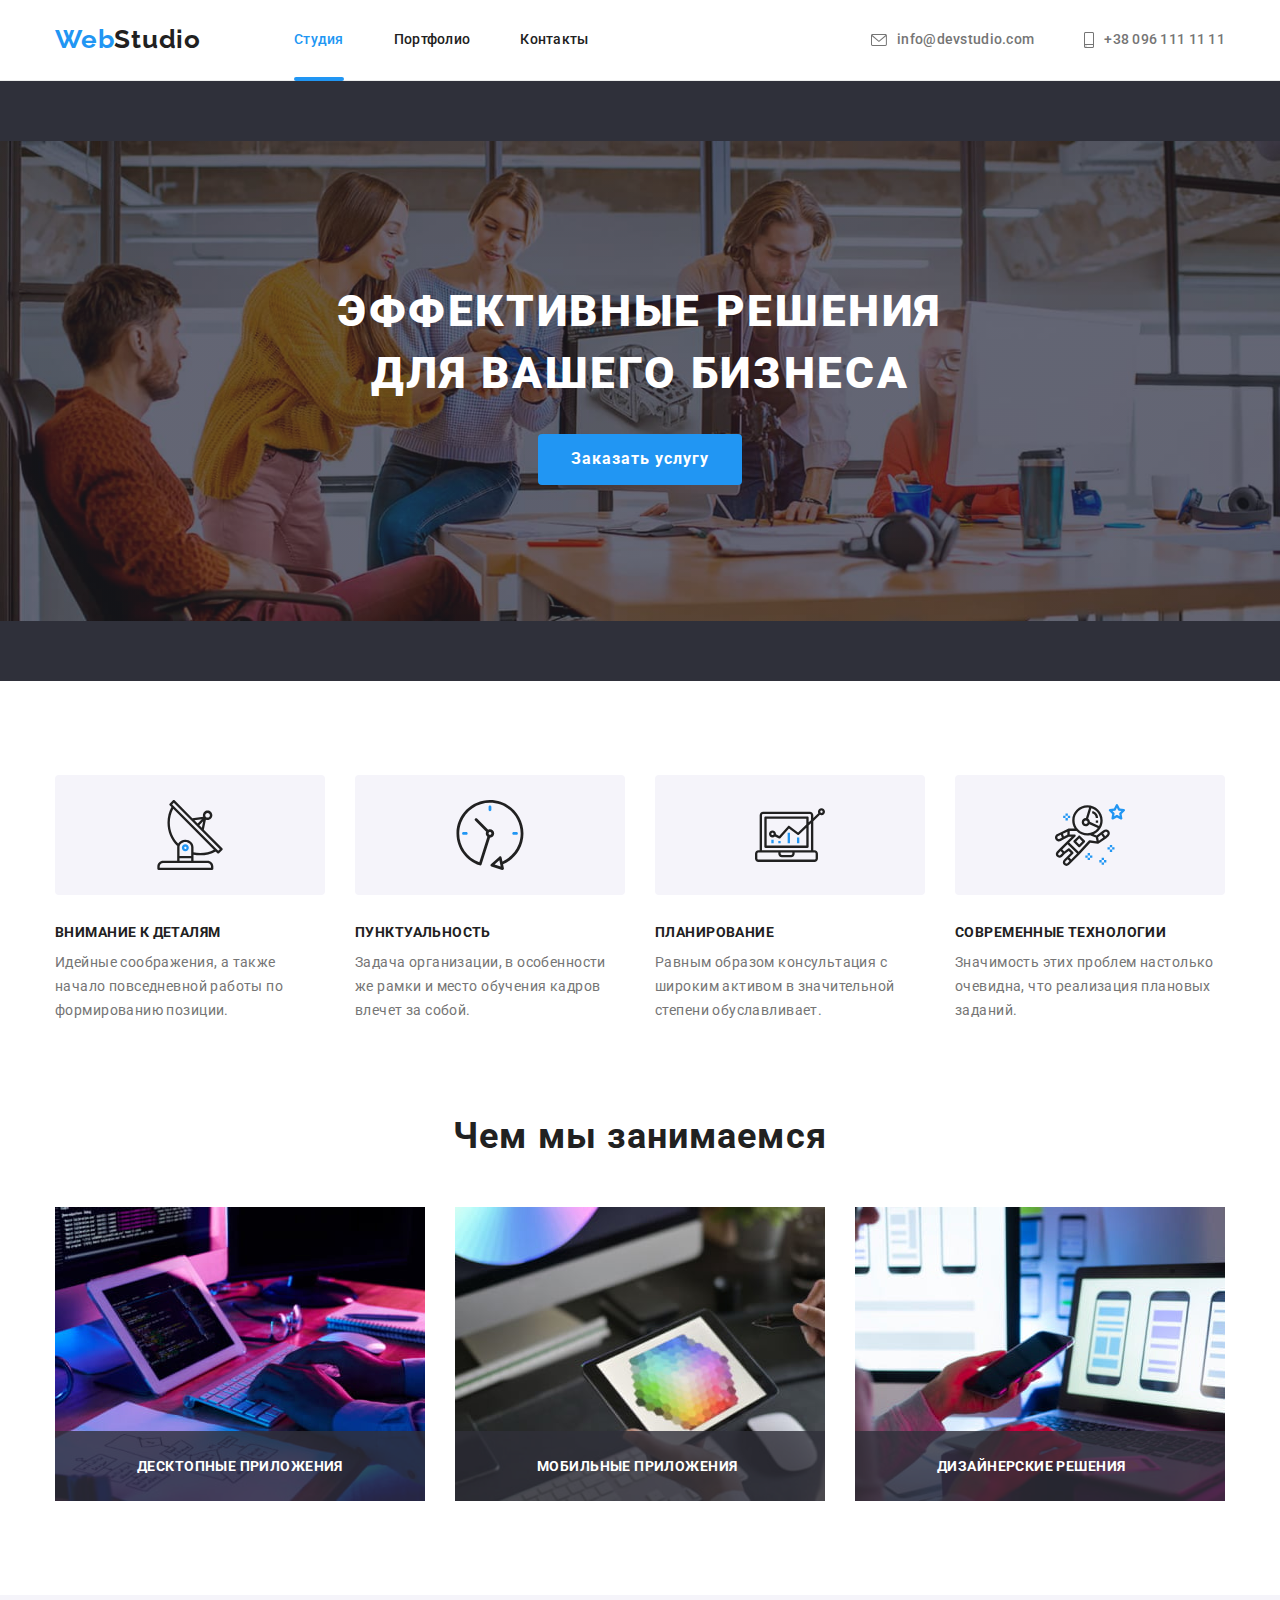
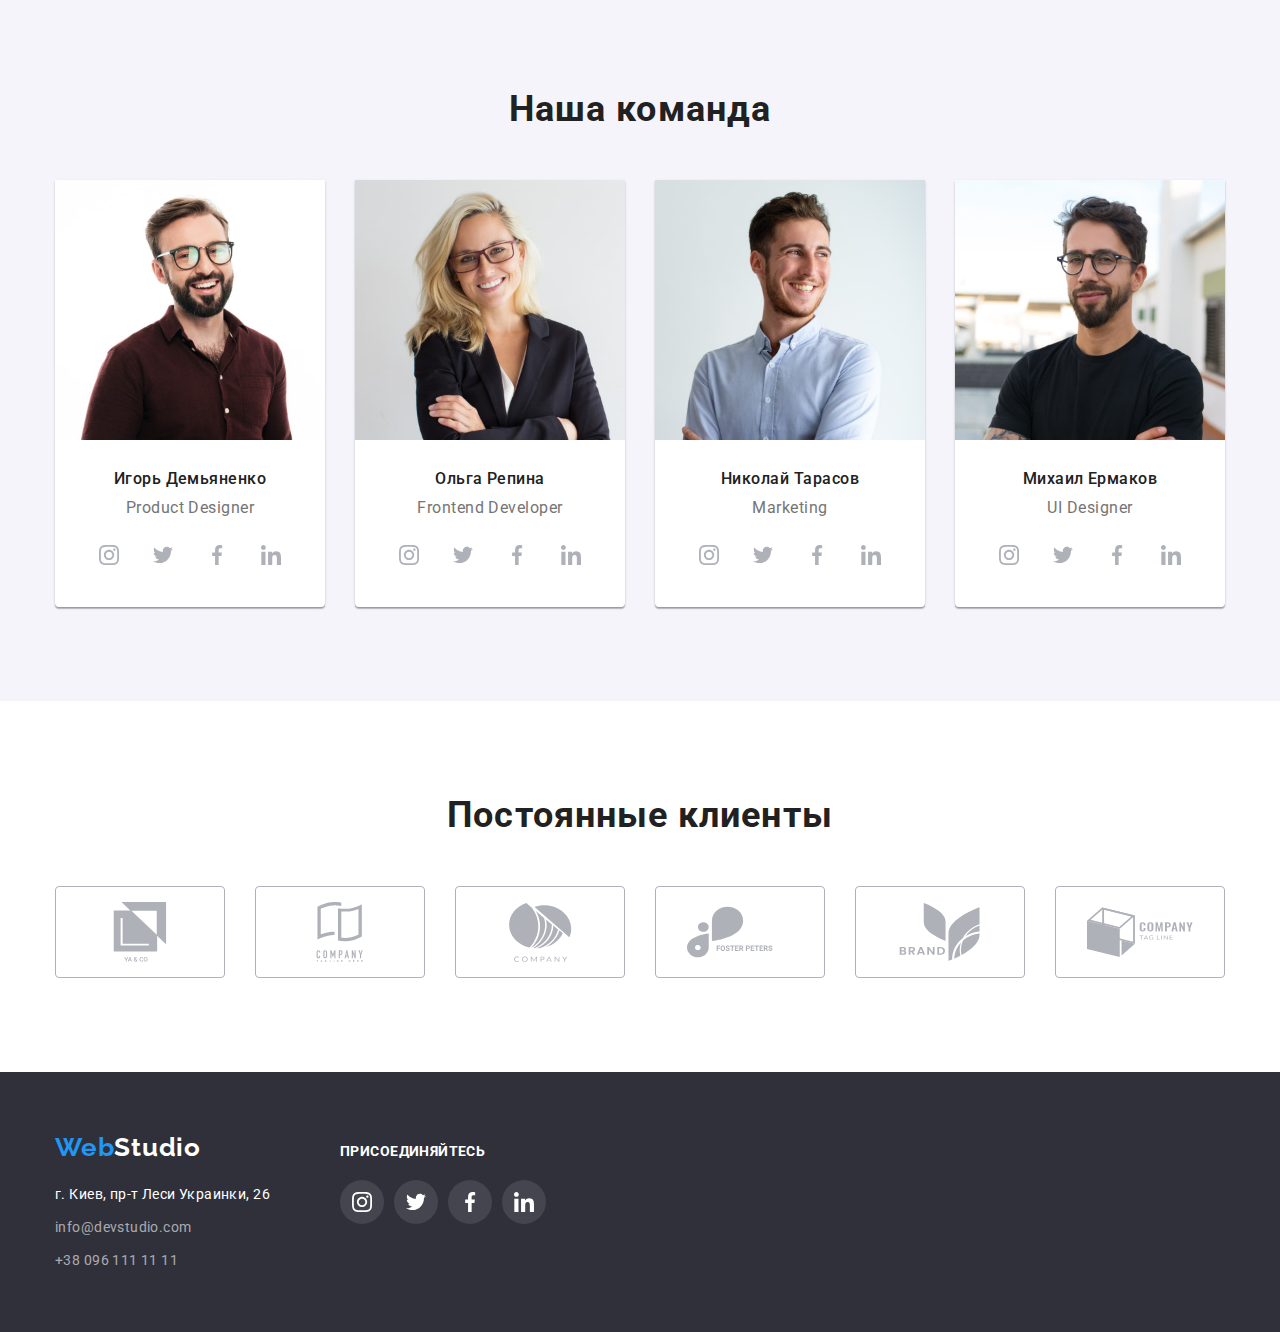
<file: index.html>
<!DOCTYPE html>
<html lang="ru">
<head>
    <meta charset="UTF-8">
    <meta http-equiv="X-UA-Compatible" content="IE=edge">
    <meta name="viewport" content="width=device-width, initial-scale=1.0">
    <title>Web Studio</title>
    <link rel="preconnect" href="https://fonts.googleapis.com">
    <link rel="preconnect" href="https://fonts.gstatic.com" crossorigin>
    <link href="https://fonts.googleapis.com/css2?family=Raleway:wght@700&family=Roboto:wght@400;500;700;900&display=swap"
        rel="stylesheet">
        <link rel="stylesheet" href="https://cdnjs.cloudflare.com/ajax/libs/modern-normalize/1.1.0/modern-normalize.min.css">
    <link rel="stylesheet" href="./css/style.css" />
</head>
<body>
    <header class="line-header">
        <div class="container">
            <!-- Заголовок Хедера -->
            <div class="header">
                <a href="./index.html" class="logo-second link"><span class="logo">Web</span>Studio</a>
            <!-- Навигация -->
                <nav class="nav">
                    <ul class="nav-list list"> 
                        <li class="list-link"><a href="./index.html" class="nav-link link current">Студия</a></li>
                        <li class="list-link"><a href="./portfolio.html" class="nav-link link">Портфолио</a></li>
                        <li class="list-link"><a href="" class="nav-link link">Контакты</a></li>
                    </ul>
                </nav>
            <!-- Контакты -->
                <ul class="nav-contact list">
                    <li>
                        <a href="mailto:info@devstudio.com" class="contact-link link">
                            <div class="contact-icon-block">
                                <svg class="mail-icon" width="16px" height="12px">
                                    <use href="./images/symbol-defs.svg#icon-envelope"></use>
                                </svg>
                                info@devstudio.com
                            </div>
                        </a>
                    </li>
                    <li>
                        <a href="tel:+380961111111" class="contact-link link">
                            <div class="contact-icon-block">
                                <svg class="phone-icon" width="10px" height="16px">
                                    <use href="./images/symbol-defs.svg#icon-smartphone"></use>
                                </svg>
                                +38 096 111 11 11
                            </div>
                        </a>
                    </li>
                </ul>
            </div>
        </div>
    </header>
    <main>
        <!-- Фон на Hero -->
        
        <!-- Hero -->
        <section class="hero">
            <div class="container">
                <h1 class="hero-captoin">Эффективные решения<br> для вашего бизнеса</h1>
                <button data-modal-open type="button" class="button-hero">Заказать услугу</button>
                <div class="backdrop is-hidden" data-modal>
                    <div class="modal">
                        <button class="button-close" type="button" data-modal-close>
                            <svg class="close-svg" width="20px" height="20px">
                                <use href="./images/symbol-defs.svg#icon-close-modal"></use>
                            </svg>
                    </button>
                    </div>
                </div>
            </div>
        </section>
        <!-- Особенности веб студии -->
        <section class="section">
            <div class="container">
                <h2 class="hang-captoin visually-hidden">Особенности</h2>
                <ul class="hang-list list">
                    <li class="main-hang-list">
                        <div class="hang-block-icons">
                            <svg class="hang-icons">
                                <use href="./images/symbol-defs.svg#icon-antenna"></use>
                            </svg>
                        </div>
                        <h3 class="list-items">Внимание к деталям</h3>
                        <p class="items-text">Идейные соображения, а также начало повседневной работы по формированию позиции.</p>
                    </li>
                <li class="main-hang-list">
                    <div class="hang-block-icons">
                        <svg class="hang-icons">
                            <use href="./images/symbol-defs.svg#icon-clock"></use>
                        </svg>
                    </div>
                    <h3 class="list-items">Пунктуальность</h3>
                    <p class="items-text">Задача организации, в особенности же рамки и место обучения кадров влечет за собой.</p>
                </li>
                <li class="main-hang-list">
                    <div class="hang-block-icons">
                        <svg class="hang-icons">
                            <use href="./images/symbol-defs.svg#icon-diagram"></use>
                        </svg>
                    </div>
                    <h3 class="list-items">Планирование</h3>
                    <p class="items-text">Равным образом консультация с широким активом в значительной степени обуславливает.</p>
                </li>
                <li class="main-hang-list">
                    <div class="hang-block-icons">
                        <svg class="hang-icons">
                            <use href="./images/symbol-defs.svg#icon-astronaut"></use>
                        </svg>
                    </div>
                    <h3 class="list-items">Современные технологии</h3>
                    <p class="items-text">Значимость этих проблем настолько очевидна, что реализация плановых заданий.</p>
                </li>
                </ul>
            </div>
        </section>
        
        <!-- Примеры работ -->
        <section class="section examples">
            <div class="container">
                <h2 class="examples-title">Чем мы занимаемся</h2>
                    <ul class="examples-list list">
                        <li class="pic-list">
                            <div class="backdrop-examples">
                            <img src="./images/box1.jpg" alt="Семантическая верстка" width="370">
                                <p class="pic-list-text">Десктопные приложения</p>
                            </div>
                        </li>
                        <li class="pic-list">
                            <div class="backdrop-examples">
                            <img src="./images/box2.jpg" alt="Адаптивня верстка" width="370">
                                <p class="pic-list-text">Мобильные приложения</p>
                            </div>
                        </li>
                        <li class="pic-list">
                            <div class="backdrop-examples">
                            <img src="./images/box3.jpg" alt="Палитра с цветом" width="370">
                                <p class="pic-list-text">Дизайнерские решения</p>
                            </div>
                        </li>
                    </ul>
            </div>
        </section>
        <!-- Секция наша команда -->
        <section class="section my-team">
            <div class="container">
                <h2 class="team-title">Наша команда</h2>
                    <ul class="team-list list">
                        <li class="worker">
                            <img src="./images/img1.jpg" alt="Сотрудник Игорь Демьяненко" width="270">
                            <div class="worker-title">
                                <h3 class="team-worker title-h3">Игорь Демьяненко</h3>
                                <p class="worker-position">Product Designer</p>
                                <ul class="social-list">
                                    <li class="social-list-elements">
                                        <a href="" class="social-elements">
                                            <svg width="20px" height="20px">
                                                <use href="./images/symbol-defs.svg#icon-instagram"></use>
                                            </svg>
                                        </a>
                                    </li>
                                    <li class="social-list-elements">
                                        <a href="" class="social-elements">
                                            <svg width="20px" height="20px">
                                                <use href="./images/symbol-defs.svg#icon-twitter"></use>
                                            </svg>
                                        </a>
                                    </li>
                                    <li class="social-list-elements">
                                        <a href="" class="social-elements">
                                            <svg width="20px" height="20px">
                                                <use href="./images/symbol-defs.svg#icon-facebook"></use>
                                            </svg>
                                        </a>
                                    </li>
                                    <li class="social-list-elements">
                                        <a href="" class="social-elements">
                                            <svg width="20px" height="20px">
                                                <use href="./images/symbol-defs.svg#icon-linkedin"></use>
                                            </svg>
                                        </a>
                                    </li>
                                </ul>
                             </div>
                        </li>
                <li class="worker">
                    <img src="./images/img2.jpg" alt="Сотрудник Ольга Репина" width="270">
                    <div class="worker-title">
                        <h3 class="team-worker title-h3">Ольга Репина</h3>
                        <p class="worker-position">Frontend Developer</p>
                        <ul class="social-list">
                            <li class="social-list-elements">
                                <a href="" class="social-elements">
                                    <svg width="20px" height="20px">
                                        <use href="./images/symbol-defs.svg#icon-instagram"></use>
                                    </svg>
                                </a>
                            </li>
                            <li class="social-list-elements">
                                <a href="" class="social-elements">
                                    <svg width="20px" height="20px">
                                        <use href="./images/symbol-defs.svg#icon-twitter"></use>
                                    </svg>
                                </a>
                            </li>
                            <li class="social-list-elements">
                                <a href="" class="social-elements">
                                    <svg width="20px" height="20px">
                                        <use href="./images/symbol-defs.svg#icon-facebook"></use>
                                    </svg>
                                </a>
                            </li>
                            <li class="social-list-elements">
                                <a href="" class="social-elements">
                                    <svg width="20px" height="20px">
                                        <use href="./images/symbol-defs.svg#icon-linkedin"></use>
                                    </svg>
                                </a>
                            </li>
                        </ul>
                    </div>
                </li>
                <li class="worker">
                    <img src="./images/img3.jpg" alt="Сотрудник Николай Тарасов" width="270">
                        <div class="worker-title">
                            <h3 class="team-worker title-h3">Николай Тарасов</h3>
                            <p class="worker-position">Marketing</p>
                            <ul class="social-list">
                                <li class="social-list-elements">
                                    <a href="" class="social-elements">
                                        <svg width="20px" height="20px">
                                            <use href="./images/symbol-defs.svg#icon-instagram"></use>
                                        </svg>
                                    </a>
                                </li>
                                <li class="social-list-elements">
                                    <a href="" class="social-elements">
                                        <svg width="20px" height="20px">
                                            <use href="./images/symbol-defs.svg#icon-twitter"></use>
                                        </svg>
                                    </a>
                                </li>
                                <li class="social-list-elements">
                                    <a href="" class="social-elements">
                                        <svg width="20px" height="20px">
                                            <use href="./images/symbol-defs.svg#icon-facebook"></use>
                                        </svg>
                                    </a>
                                </li>
                                <li class="social-list-elements">
                                    <a href="" class="social-elements">
                                        <svg width="20px" height="20px">
                                            <use href="./images/symbol-defs.svg#icon-linkedin"></use>
                                        </svg>
                                    </a>
                                </li>
                            </ul>
                        </div>
                </li>
                <li class="worker">
                    <img src="./images/img4.jpg" alt="Сотрудник Михаил Ермаков" width="270">
                        <div class="worker-title">
                            <h3 class="team-worker title-h3">Михаил Ермаков</h3>
                            <p class="worker-position">UI Designer</p>
                            <ul class="social-list">
                                <li class="social-list-elements">
                                    <a href="" class="social-elements">
                                        <svg width="20px" height="20px">
                                            <use href="./images/symbol-defs.svg#icon-instagram"></use>
                                        </svg>
                                    </a>
                                </li>
                                <li class="social-list-elements">
                                    <a href="" class="social-elements">
                                        <svg width="20px" height="20px">
                                            <use href="./images/symbol-defs.svg#icon-twitter"></use>
                                        </svg>
                                    </a>
                                </li>
                                <li class="social-list-elements">
                                    <a href="" class="social-elements">
                                        <svg width="20px" height="20px">
                                            <use href="./images/symbol-defs.svg#icon-facebook"></use>
                                        </svg>
                                    </a>
                                </li>
                                <li class="social-list-elements">
                                    <a href="" class="social-elements">
                                        <svg width="20px" height="20px">
                                            <use href="./images/symbol-defs.svg#icon-linkedin"></use>
                                        </svg>
                                    </a>
                                </li>
                            </ul>
                        </div>
                </li>
            </ul>
            </div>
        </section>
        <section class="section">
            <div class="container">
                <h2 class="client-header">Постоянные клиенты</h2>
                <ul class="client-list">
                    <li class="clients">
                        <a href="" class="client-items">
                            <svg width="106px" height="60px">
                                <use href="./images/symbol-defs.svg#icon-group-1"></use>
                            </svg>
                        </a>
                    </li>
                    <li class="clients">
                        <a href="" class="client-items">
                            <svg width="106px" height="60px">
                                <use href="./images/symbol-defs.svg#icon-group-2"></use>
                            </svg>
                        </a>
                    </li>
                    <li class="clients">
                        <a href="" class="client-items">
                            <svg width="106px" height="60px">
                                <use href="./images/symbol-defs.svg#icon-group-3"></use>
                            </svg>
                        </a>
                    </li>
                <li class="clients">
                    <a href="" class="client-items">
                        <svg width="106px" height="60px">
                            <use href="./images/symbol-defs.svg#icon-group-4"></use>
                        </svg>
                    </a>
                </li>
                    <li class="clients">
                        <a href="" class="client-items">
                            <svg width="106px" height="60px">
                                <use href="./images/symbol-defs.svg#icon-group-5"></use>
                            </svg>
                        </a>
                    </li>
                    <li class="clients">
                        <a href="" class="client-items">
                            <svg width="106px" height="60px">
                                <use href="./images/symbol-defs.svg#icon-group-6"></use>
                            </svg>
                        </a>
                    </li>
                </ul>
            </div>
        </section>
    </main>
    <!-- Подвал -->
    <footer class="footer">
        <div class="container container-list">
            <div class="footer-adrees-block">
            <a href="./index.html" class="icon-second link"><span class="icon">Web</span>Studio</a>
                <address class="address-block">
                    <ul class="address-list list">
                        <li class="footer-list">
                        <a href="https://goo.gl/maps/MMKUuwx7VS9g7BKy7" class="address-map link">г. Киев, пр-т Леси Украинки, 26</a>
                        </li>
                        <li class="footer-list"> 
                        <a href="mailto:info@devstudio.com" class="address-item link">info@devstudio.com</a>
                        </li>
                        <li class="footer-list">
                        <a href="tel:+380961111111" class="address-item link">+38 096 111 11 11</a>
                        </li>
                    </ul>
                </address>
            </div>
                <div class="footer-social">
                    <b class="social-main">присоединяйтесь</b>
                    <ul class="social-list-footer">
                        <li class="item-list-footer">
                            <a href="" class="social-footer">
                                <svg width="20px" height="20px">
                                    <use href="./images/symbol-defs.svg#icon-instagram"></use>
                                </svg>
                            </a>
                        </li>
                        <li class="item-list-footer">
                            <a href="" class="social-footer">
                                <svg width="20px" height="20px">
                                    <use href="./images/symbol-defs.svg#icon-twitter"></use>
                                </svg>
                            </a>
                        </li>
                        <li class="item-list-footer">
                            <a href="" class="social-footer">
                                <svg width="20px" height="20px">
                                    <use href="./images/symbol-defs.svg#icon-facebook"></use>
                                </svg>
                            </a>
                        </li>
                        <li class="item-list-footer">
                            <a href="" class="social-footer">
                                <svg width="20px" height="20px">
                                    <use href="./images/symbol-defs.svg#icon-linkedin"></use>
                                </svg>
                            </a>
                        </li>
                    </ul>
                </div>
        </div>
    </footer>
    <script src="./js/modal.js"></script>
</body>
</html>
</file>
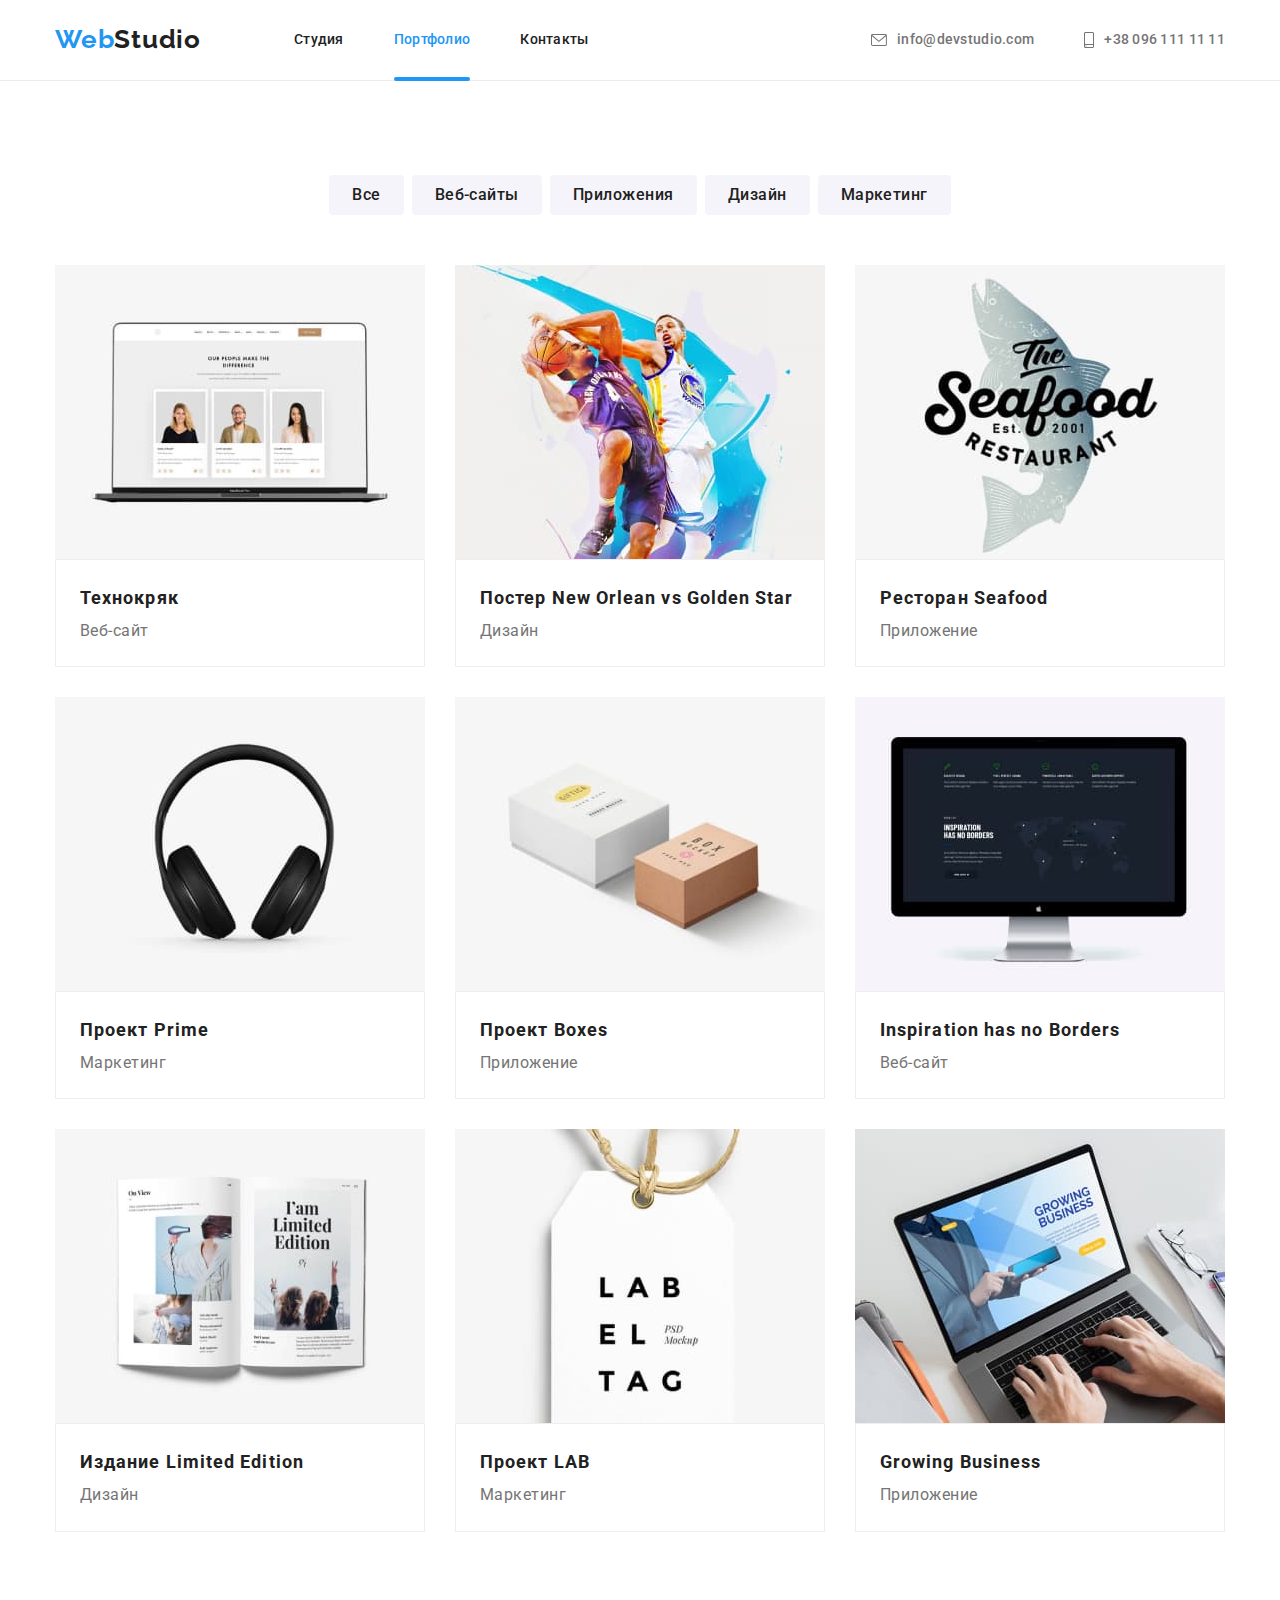
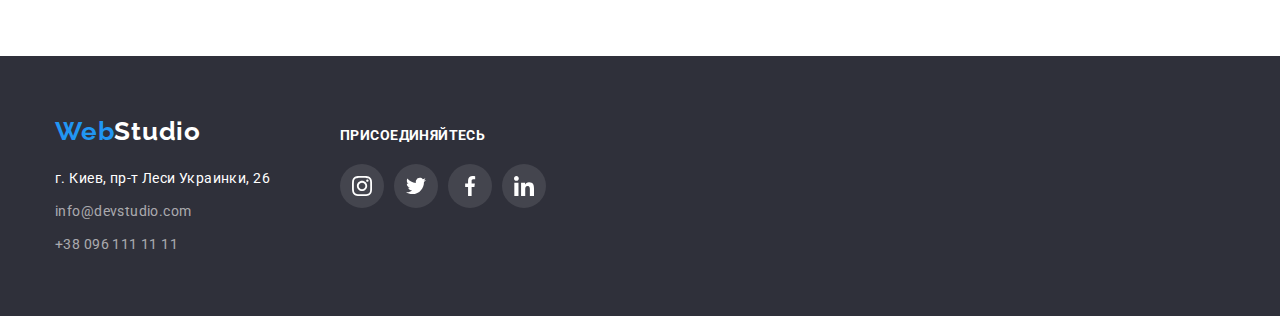
<file: portfolio.html>
<!DOCTYPE html>
<html lang="ru">
<head>
    <meta charset="UTF-8">
    <meta http-equiv="X-UA-Compatible" content="IE=edge">
    <meta name="viewport" content="width=device-width, initial-scale=1.0">
    <title>Portfolio</title>
    <link rel="preconnect" href="https://fonts.googleapis.com">
    <link rel="preconnect" href="https://fonts.gstatic.com" crossorigin>
    <link href="https://fonts.googleapis.com/css2?family=Raleway:wght@700&family=Roboto:wght@400;500;700;900&display=swap"
        rel="stylesheet">
        <link rel="stylesheet" href="https://cdnjs.cloudflare.com/ajax/libs/modern-normalize/1.1.0/modern-normalize.min.css">
    <link rel="stylesheet" href="./css/style.css" />
</head>
<body>
<header class="line-header">
    <div class="container">
        <!-- Заголовок Хедера -->
        <div class="header">
            <a href="./index.html" class="logo-second link"><span class="logo">Web</span>Studio</a>
            <!-- Навигация -->
            <nav class="nav">
                <ul class="nav-list list">
                    <li class="list-link"><a href="./index.html" class="nav-link link">Студия</a></li>
                    <li class="list-link"><a href="./portfolio.html" class="nav-link link current">Портфолио</a></li>
                    <li class="list-link"><a href="" class="nav-link link">Контакты</a></li>
                </ul>
            </nav>
            <!-- Контакты -->
            <ul class="nav-contact list">
                <li>
                    <a href="mailto:info@devstudio.com" class="contact-link link">
                        <div class="contact-icon-block">
                            <svg class="mail-icon" width="16px" height="12px">
                                <use href="./images/symbol-defs.svg#icon-envelope"></use>
                            </svg>
                            info@devstudio.com
                        </div>
                    </a>
                </li>
                <li>
                    <a href="tel:+380961111111" class="contact-link link">
                        <div class="contact-icon-block">
                            <svg class="phone-icon" width="10px" height="16px">
                                <use href="./images/symbol-defs.svg#icon-smartphone"></use>
                            </svg>
                            +38 096 111 11 11
                        </div>
                    </a>
                </li>
            </ul>
        </div>
    </div>
</header>
    <main>
        <!-- Фильтр -->
        <section class="section">
            <div class="container">
        <h1 class="filter-title visually-hidden">Портфолио</h1>
        <ul class="filter-list list">
            <li class="button-list">
                <button class="button-filter" type="button">Все</button>
            </li>
            <li class="button-list">
                <button class="button-filter" type="button">Веб-сайты</button>
            </li>
            <li class="button-list">
                <button class="button-filter" type="button">Приложения</button>
            </li>
            <li class="button-list">
                <button class="button-filter" type="button">Дизайн</button>
            </li>
            <li class="button-list">
                <button class="button-filter" type="button">Маркетинг</button>
            </li>
        </ul>
            <ul class="list-services list">
                <li class="services">
                    <a href="" class="filter-link">
                    <div class="img-overlay">
                        <img src="./images/img5.jpg" alt="Ноутбук с сайтом" width="370">
                            <div class="img-overlay-block">
                                <p class="text-img-overlay">
                                Ресурс предлагает комплексные предложения с разным уровнем функционала и сервисов. Все это позволит посетителю получить
                                исчерпывающие сведения о компании или частном лице.
                                </p>
                            </div>
                    </div>
                    <div class="services-block">
                    <h2 class="services-title">Технокряк</h2>
                    <p class="services-text">Веб-сайт</p>
                    </div>
                    </a>
                </li>
                <li class="services">
                    <a href="" class="filter-link">
                    <div class="img-overlay">
                    <img src="./images/img6.jpg" alt="Баскетбольный постер" width="370">
                    <div class="img-overlay-block">
                        <p class="text-img-overlay">
                            Ресурс предлагает комплексные предложения с разным уровнем функционала и сервисов. Все это позволит посетителю
                            получить
                            исчерпывающие сведения о компании или частном лице.
                        </p>
                    </div>
                    </div>
                    <div class="services-block">
                    <h2 class="services-title">Постер New Orlean vs Golden Star</h2>
                    <p class="services-text">Дизайн</p>
                    </div>
                    </a>
                </li>
                <li class="services">
                    <a href="" class="filter-link">
                    <div class="img-overlay">
                    <img src="./images/img7.jpg" alt="Рыба логотип ресторана" width="370">
                    <div class="img-overlay-block">
                        <p class="text-img-overlay">
                            Ресурс предлагает комплексные предложения с разным уровнем функционала и сервисов. Все это позволит посетителю
                            получить
                            исчерпывающие сведения о компании или частном лице.
                        </p>
                    </div>
                    </div>
                    <div class="services-block">
                    <h2 class="services-title">Ресторан Seafood</h2>
                    <p class="services-text">Приложение</p>
                    </div>
                    </a>
                </li>
                <li class="services">
                    <a href="" class="filter-link">
                    <div class="img-overlay">
                    <img src="./images/img8.jpg" alt="Наушники" width="370">
                    <div class="img-overlay-block">
                        <p class="text-img-overlay">
                            Ресурс предлагает комплексные предложения с разным уровнем функционала и сервисов. Все это позволит посетителю
                            получить
                            исчерпывающие сведения о компании или частном лице.
                        </p>
                    </div>
                    </div>
                    <div class="services-block">
                    <h2 class="services-title">Проект Prime</h2>
                    <p class="services-text">Маркетинг</p>
                    </div>
                    </a>
                </li>
                <li class="services">
                    <a href="" class="filter-link">
                    <div class="img-overlay">
                    <img src="./images/img9.jpg" alt="Две коробки" width="370">
                    <div class="img-overlay-block">
                        <p class="text-img-overlay">
                            Ресурс предлагает комплексные предложения с разным уровнем функционала и сервисов. Все это позволит посетителю
                            получить
                            исчерпывающие сведения о компании или частном лице.
                        </p>
                    </div>
                    </div>
                    <div class="services-block">
                    <h2 class="services-title">Проект Boxes</h2>
                    <p class="services-text">Приложение</p>
                    </div>
                    </a>
                </li>
                <li class="services">
                    <a href="" class="filter-link">
                    <div class="img-overlay">
                    <img src="./images/img10.jpg" alt="Мак" width="370">
                    <div class="img-overlay-block">
                        <p class="text-img-overlay">
                            Ресурс предлагает комплексные предложения с разным уровнем функционала и сервисов. Все это позволит посетителю
                            получить
                            исчерпывающие сведения о компании или частном лице.
                        </p>
                    </div>
                    </div>
                    <div class="services-block">
                    <h2 class="services-title">Inspiration has no Borders</h2>
                    <p class="services-text">Веб-сайт</p>
                    </div>
                    </a>
                </li>
                <li class="services">
                    <a href="" class="filter-link">
                    <div class="img-overlay">
                    <img src="./images/img11.jpg" alt="Книга" width="370">
                    <div class="img-overlay-block">
                        <p class="text-img-overlay">
                            Ресурс предлагает комплексные предложения с разным уровнем функционала и сервисов. Все это позволит посетителю
                            получить
                            исчерпывающие сведения о компании или частном лице.
                        </p>
                    </div>
                    </div>
                    <div class="services-block">
                    <h2 class="services-title">Издание Limited Edition</h2>
                    <p class="services-text">Дизайн</p>
                    </div>
                    </a>
                </li>
                <li class="services">
                    <a href="" class="filter-link">
                    <div class="img-overlay">
                    <img src="./images/img12.jpg" alt="Бирка" width="370">
                    <div class="img-overlay-block">
                        <p class="text-img-overlay">
                            Ресурс предлагает комплексные предложения с разным уровнем функционала и сервисов. Все это позволит посетителю
                            получить
                            исчерпывающие сведения о компании или частном лице.
                        </p>
                    </div>
                    </div>
                    <div class="services-block">
                    <h2 class="services-title">Проект LAB</h2>
                    <p class="services-text">Маркетинг</p>
                    </div>
                    </a>
                </li>
                <li class="services">
                    <a href="" class="filter-link">
                    <div class="img-overlay">
                    <img src="./images/img13.jpg" alt="Ноутбук с сайтом" width="370">
                    <div class="img-overlay-block">
                        <p class="text-img-overlay">
                            Ресурс предлагает комплексные предложения с разным уровнем функционала и сервисов. Все это позволит посетителю
                            получить
                            исчерпывающие сведения о компании или частном лице.
                        </p>
                    </div>
                    </div>
                    <div class="services-block">
                    <h2 class="services-title">Growing Business</h2>
                    <p class="services-text">Приложение</p>
                    </div>
                    </a>
                </li>
            </ul>
            </div>
        </section>
    </main>
    <!-- Подвал -->
    <footer class="footer">
        <div class="container container-list">
            <div class="footer-adrees-block">
                <a href="./index.html" class="icon-second link"><span class="icon">Web</span>Studio</a>
                <address class="address-block">
                    <ul class="address-list list">
                        <li class="footer-list">
                            <a href="https://goo.gl/maps/MMKUuwx7VS9g7BKy7" class="address-map link">г. Киев, пр-т Леси
                                Украинки, 26</a>
                        </li>
                        <li class="footer-list">
                            <a href="mailto:info@devstudio.com" class="address-item link">info@devstudio.com</a>
                        </li>
                        <li class="footer-list">
                            <a href="tel:+380961111111" class="address-item link">+38 096 111 11 11</a>
                        </li>
                    </ul>
                </address>
            </div>
            <div class="footer-social">
                <b class="social-main">присоединяйтесь</b>
                <ul class="social-list-footer">
                    <li class="item-list-footer">
                        <a href="" class="social-footer">
                            <svg width="20px" height="20px">
                                <use href="./images/symbol-defs.svg#icon-instagram"></use>
                            </svg>
                        </a>
                    </li>
                    <li class="item-list-footer">
                        <a href="" class="social-footer">
                            <svg width="20px" height="20px">
                                <use href="./images/symbol-defs.svg#icon-twitter"></use>
                            </svg>
                        </a>
                    </li>
                    <li class="item-list-footer">
                        <a href="" class="social-footer">
                            <svg width="20px" height="20px">
                                <use href="./images/symbol-defs.svg#icon-facebook"></use>
                            </svg>
                        </a>
                    </li>
                    <li class="item-list-footer">
                        <a href="" class="social-footer">
                            <svg width="20px" height="20px">
                                <use href="./images/symbol-defs.svg#icon-linkedin"></use>
                            </svg>
                        </a>
                    </li>
                </ul>
            </div>
        </div>
    </footer>
</body>
</html>
</file>
<file: css/style.css>
:root {
  --primiry-text-color: #212121;
  --title-text-color: #757575;
  --adress-footer-text: rgba(255, 255, 255, 0.6);
  --h1-text-color: #ffffff;
  --acent-color: #2196f3;
  --background-hero: #2f303a;
  --background-porfolio-botton: #f5f4fa;
}
html{
  box-sizing: border-box;
}
*,
*::before,
*::after {
  box-sizing: inherit;
}
body {
  background-color: var(--h1-text-color);
  color: var(--title-text-color);
  font-family: Roboto, sans-serif;
}
.list {
  list-style: none;
}
.link {
  text-decoration: none;
}
.title-h3 {
  color: var(--primiry-text-color);
}
h1, h2, h3, h4,h5,h6{
  margin: 0;
}
ul{
  margin: 0;
  padding: 0;
  list-style: none;
}
p {
  margin: 0;
}
img{
  display: block;
  max-width: 100%;
  height: auto;
}
button{
  border: 1px solid transparent;
}
a{
  text-decoration: none;
}
/* цвет основного текста #212121 */
/* вторичный цвет текста #757575 */
/* цвет для h1 #FFFFFF */
/* acent #2196F3 */
/* адресс футера rgba(255, 255, 255, 0.6); */
.container {
  width: 1200px;
  padding-left: 15px;
  padding-right: 15px;
  margin-left: auto;
  margin-right: auto;
}
.visually-hidden {
  position: absolute;
  width: 1px;
  height: 1px;
  margin: -1px;
  border: 0;
  padding: 0;
  white-space: nowrap;
  clip-path: inset(100%);
  clip: rect(0 0 0 0);
  overflow: hidden;
}
/* Header */
.line-header{
  border-bottom: 1px solid #ECECEC;
}
/* logo */
.header{
  display: flex;
  align-items: center;
  justify-content: space-evenly;
}
.section{
  padding-top: 94px;
  padding-bottom: 94px;
}

.logo {
  color: var(--acent-color);
  text-decoration: none;
  font-family: "Raleway", sans-serif;

  font-weight: 700;
  font-size: 26px;
  line-height: 1.2;
  letter-spacing: 0.03em;
}
.logo-second {
  color: var(--primiry-text-color);
  text-decoration: none;
  font-family: "Raleway", sans-serif;

  font-weight: 700;
  font-size: 26px;
  line-height: 1.2;
  letter-spacing: 0.03em;

  margin-right: 93px;
}
/* site-nav */
.nav-list {
  display: flex;

  font-weight: 500;
  font-size: 14px;
  line-height: 1.14;
  letter-spacing: 0.02em;
}
.list-link{
  margin-right: 50px;
  position: relative;
}
.list-link:last-child{
  margin-right: 0;
}
.nav-link {
  color: var(--primiry-text-color);

  display: block;

    padding-top: 32px;
    padding-bottom: 32px;

  transition: color 250ms cubic-bezier(0.4, 0, 0.2, 1);
}
.current {
  color: var(--acent-color);
}
.current::after{
  content: "";
  border: 2px solid var(--acent-color);
  background-color: var(--acent-color);
  border-radius: 2px;
  width: 100%;
  position: absolute;
  bottom: -1px;
  left: 0;
}
.nav-link:hover,
.nav-link:focus {
  color: var(--acent-color);
}
/* contact-nav */
.nav-contact {
  display: flex;
  margin-left: auto;
  font-weight: 500;
  font-size: 14px;
  line-height: 1.14;
  letter-spacing: 0.02em;
}
.nav-contact li{
  margin-right: 50px;
}
.contact-link {
  color: var(--title-text-color);

  transition: color 250ms cubic-bezier(0.4, 0, 0.2, 1);
}
.nav-contact li:last-child{
  margin-right: 0;
}
.contact-link:hover,
.contact-link:focus {
  color: var(--acent-color);
}
.contact-icon-block{
display: flex;
justify-content: center;
align-items: center;
}
.phone-icon{
  margin-right: 10px;
  fill: currentColor;
}
.mail-icon{
  margin-right: 10px;
  fill: currentColor;
}
/* Hero */
.hero {
    text-align: center;
    background-color: #2F303A;;
    max-width: 1600px;
    height: 600px;
    background-image: linear-gradient(rgba(47, 48, 58, 0.4), rgba(47, 48, 58, 0.4)),
    url(../images/heroimg.jpg);
    background-position: center;
    background-size: contain;
    background-repeat: no-repeat;
    margin-left: auto;
    margin-right: auto;
    padding-top: 200px;
    padding-bottom: 200px;
    
}
.hero-captoin {
  color: var(--h1-text-color);

  font-weight: 900;
  font-size: 44px;
  line-height: 1.4;

  letter-spacing: 0.06em;
  text-transform: uppercase;

  margin-bottom: 30px;
  
}

.button-hero {
  font-family: inherit;
  cursor: pointer;
  background-color: var(--acent-color);
  color: var(--h1-text-color);

  font-weight: 700;
  font-size: 16px;
  line-height: 1.8;

  letter-spacing: 0.06em;

  border-radius: 4px;
  padding: 10px 32px;
  min-width: 200px;
}
.backdrop.is-hidden{
  opacity: 0;
  pointer-events: none;
  visibility: hidden;
}
.backdrop{
  position: fixed;
  top: 0;
  left: 0;
  width: 100%;
  height: 100%;
  background-color: rgba(0, 0, 0, 0.2);
  z-index: 1;
  opacity: 1;
  transition: opacity 250ms cubic-bezier(0.4, 0, 0.2, 1),
  visibility 250ms cubic-bezier(0.4, 0, 0.2, 1);
}
.backdrop.is-hidden .modal{
  transform: translate(-50%, -50%) scale(0.4);
  transition: transform 250ms cubic-bezier(0.4, 0, 0.2, 1);
}
.modal{
  position: absolute;
  top: 50%;
  left: 50%;
  transform: translate(-50%, -50%) scale(1);

  min-width: 528px;
  min-height: 581px;

  background-color: var(--h1-text-color);
  box-shadow: 0px 1px 3px rgba(0, 0, 0, 0.12),
  0px 1px 1px rgba(0, 0, 0, 0.14),
  0px 2px 1px rgba(0, 0, 0, 0.2);
  border-radius: 4px;

  transition: transform 250ms cubic-bezier(0.4, 0, 0.2, 1);
}
.button-close{
  position: absolute;
  top: 0;
  right: 0;
  padding-top: 8px;
  padding-right: 8px;
  background-color: var(--h1-text-color);
  cursor: pointer;
}
.close-svg{
  border: 1px solid rgba(0, 0, 0, 0.1);
  border-radius: 50%;
}
/* hang-section */
.hang-list{
  display: flex;
  justify-content: center;
}
.main-hang-list{
  margin-left: 30px;
  max-width: 270px;
}
.main-hang-list:first-child{
  margin-left: 0;
}
.hang-block-icons{
  display: flex;
  text-align: center;
  justify-content: center;
  align-items: center;
  max-width: 270px;
  height: 120px;
  background-color: #F5F4FA;
  border-radius: 4px;
}
.hang-icons{
  width: 70px;
  height: 70px;
}
.list-items {
  color: var(--primiry-text-color);

  font-weight: 700;
  font-size: 14px;
  line-height: 1.14;
  letter-spacing: 0.03em;
  text-transform: uppercase;

  margin-bottom: 10px;
  margin-top: 30px;
}
.items-text {
  color: var(--title-text-color);

  font-size: 14px;
  line-height: 1.7;
  letter-spacing: 0.03em;
}
/* examples-section */
.examples {
  padding-top: 0;
}
.examples-title {
  color: var(--primiry-text-color);

  font-weight: 700;
  font-size: 36px;
  line-height: 1.14;
  text-align: center;
  letter-spacing: 0.03em;

  margin-bottom: 50px;
}
.examples-list{
  display: flex;
  justify-content: center;
}
.pic-list{
  margin-left: 30px;
  position: relative;
}
.pic-list:first-child{
  margin-left: 0;
}
.pic-list-text{
  font-family: 'Roboto';
  font-style: normal;
  font-weight: 700;
  font-size: 14px;
  text-align: center;
  letter-spacing: 0.03em;
  text-transform: uppercase;

  color: #FFFFFF;

  position: absolute;
  bottom: 27px;
  left: 82px;
}
.backdrop-examples::before{
  display: inline-block;
  content: "";
  background-color: rgba(47, 48, 58, 0.8);
  width: 370px;
  height: 70px;
  position: absolute;
  bottom: 0;
}

/* My team */
.team-title {
  color: var(--primiry-text-color);

  font-weight: 700;
  font-size: 36px;
  line-height: 1.14;
  text-align: center;
  letter-spacing: 0.03em;

  margin-bottom: 50px;
}
.team-list{
  display: flex;
  justify-content: center;
}
.worker{
  margin-left: 30px;
  box-shadow: 0px 1px 3px rgba(0, 0, 0, 0.12),
  0px 1px 1px rgba(0, 0, 0, 0.14),
  0px 2px 1px rgba(0, 0, 0, 0.2);
  border-radius: 0px 0px 4px 4px;
  background-color: #FFFFFF;
}
.worker:first-child{
  margin-left: 0;
}
.my-team{
  background-color: var(--background-porfolio-botton);
}
.team-worker {
  font-weight: 500;
  font-size: 16px;
  line-height: 1.14;
  text-align: center;
  letter-spacing: 0.03em;

  margin-bottom: 10px;
}
.worker-position {
  color: var(--title-text-color);

  font-weight: 400;
  font-size: 16px;
  line-height: 1.14;
  text-align: center;
  letter-spacing: 0.03em;
}
.worker-title{ 
  padding-top: 30px;
  padding-bottom: 30px;
}
.social-list{
  display: flex;
  justify-content: center;
  align-items: center;
  margin-top: 16px;
}
.social-list-elements{
  margin-right: 10px;
}
.social-elements{
  width: 44px;
  height: 44px;
  border-radius: 50%;
  display: flex;
  justify-content: center;
  align-items: center;
  fill: #AFB1B8;
  transition: fill 250ms cubic-bezier(0.4, 0, 0.2, 1),
  background-color 250ms cubic-bezier(0.4, 0, 0.2, 1);
  
}
.social-list-elements:last-child{
  margin-right: 0;
}
.social-elements:hover,
.social-elements:focus{
  background-color: #2196f3;
  fill: #F5F4FA;
}
/* Clients */
.client-header{
  color: var(--primiry-text-color);

  font-weight: 700;
  font-size: 36px;
  line-height: 1.14;
  text-align: center;
  letter-spacing: 0.03em;
}
.client-list{
  display: flex;
  justify-content: center;
  align-items: center;

  margin-top: 50px;

}
.clients{
  margin-right: 30px;
}
.client-items{
  display: flex;
  justify-content: center;
  align-items: center;

  border: 1px solid #AFB1B8;
  box-sizing: border-box;
  border-radius: 4px;

  min-width: 170px;
  min-height: 92px;

  fill: #AFB1B8;

  transition: fill 250ms cubic-bezier(0.4, 0, 0.2, 1),
  border 250ms cubic-bezier(0.4, 0, 0.2, 1);
}
.clients:last-child{
  margin: 0;
}
.client-items:hover,
.client-items:focus{
  fill: var(--acent-color);
  border: 1px solid #2196F3;
}
/* footer */
.footer {
  background-color: var(--background-hero);
  padding:60px 0;
}
.footer-list{
  margin-bottom: 9px;
}
.footer-list:last-child{
  margin-bottom: 0;
}

.icon {
  color: var(--acent-color);
  font-family: "Raleway", sans-serif;

  font-weight: 700;
  font-size: 26px;
  line-height: 1.2;
  letter-spacing: 0.03em;
}
.icon-second {
  color: var(--h1-text-color);
  font-family: "Raleway", sans-serif;

  font-weight: 700;
  font-size: 26px;
  line-height: 1.2;
  letter-spacing: 0.03em;

  margin-bottom: 20px;
  display: inline-block;
}
.address-block{
font-style: normal;
}
.address-map {
  color: var(--h1-text-color);

  font-weight: 400;
  font-size: 14px;
  line-height: 1.7;
  letter-spacing: 0.03em;

  transition:  color 250ms cubic-bezier(0.4, 0, 0.2, 1);
}
.address-map:hover,
.address-map:focus {
  color: var(--acent-color);
}
.address-item {
  color: var(--adress-footer-text);

  font-weight: 400;
  font-size: 14px;
  line-height: 1.7;
  letter-spacing: 0.03em;

  transition: color 250ms cubic-bezier(0.4, 0, 0.2, 1);
}
.address-item:hover,
.address-item:focus {
  color: var(--acent-color);
}
.social-main{
  font-style: normal;
  font-weight: 700;
  font-size: 14px;
  line-height: 16px;
  letter-spacing: 0.03em;
  text-transform: uppercase;
  color: var(--h1-text-color);
}
.container-list {
  display: flex;
  align-items: baseline;
}
.footer-social{
  margin-left: 70px;
}
.social-list-footer{
  display: flex;
  justify-content: center;
  align-items: center;
  margin-top: 20px;
}
.social-footer{
  width: 44px;
  height: 44px;

  display: flex;
  justify-content: center;
  align-items: center;

  background: rgba(255, 255, 255, 0.1);
  border-radius: 50%;
  fill: var(--h1-text-color)
}
.item-list-footer{
  margin-right: 10px;
}
.item-list-footer:last-child{
  margin-right: 0px;
}
.social-footer:hover,
.social-footer:focus{
    background-color: var(--acent-color);
    border-radius: 50%;
    fill: var(--h1-text-color);

    transition: fill 250ms cubic-bezier(0.4, 0, 0.2, 1),
    background-color 250ms cubic-bezier(0.4, 0, 0.2, 1);
}
/* portfolio */
/* button */
.button-filter {
  font-family: inherit;
  color: var(--primiry-text-color);
  background-color: var(--background-porfolio-botton);
  cursor: pointer;

  font-weight: 500;
  font-size: 16px;
  line-height: 1.6;
  text-align: center;
  letter-spacing: 0.03em;

  border-radius: 4px;
  padding: 6px 22px;

  transition: color 250ms cubic-bezier(0.4, 0, 0.2, 1),
  background-color 250ms cubic-bezier(0.4, 0, 0.2, 1),
  box-shadow 250ms cubic-bezier(0.4, 0, 0.2, 1);
}
.button-filter:hover,
.button-filter:focus {
  background-color: var(--acent-color);
  color: var(--h1-text-color);
  box-shadow: 0px 3px 1px rgba(0, 0, 0, 0.1),
  0px 1px 2px rgba(0, 0, 0, 0.08),
  0px 2px 2px rgba(0, 0, 0, 0.12);
}
.filter-list{
  display: flex;
  justify-content: center;
}
.button-list{
  margin-left: 8px;
}
.button-list:first-child{
  margin-left: 0;
}
/* services */
.list-services{
  margin-top: 50px;
  display: flex;
  flex-wrap: wrap;
}
.services{
  margin-right: 30px;
  margin-bottom: 30px;
}
.services:nth-child(3n){
  margin-right: 0;
}
.services-title {
  color: var(--primiry-text-color);

  font-weight: 700;
  font-size: 18px;
  line-height: 2;
  letter-spacing: 0.06em;
}
.services-text {
  color: var(--title-text-color);

  font-weight: 400;
  font-size: 16px;
  line-height: 1.9;
  letter-spacing: 0.03em;
}
.services-block{
  padding-bottom: 20px;
  padding-right: 24px;
  padding-left: 24px;
  padding-top: 20px;

  background: #FFFFFF;
  border: 1px solid #EEEEEE;
  box-sizing: border-box;
}
.filter-link{
  display: block;
  
  transition: box-shadow 250ms cubic-bezier(0.4, 0, 0.2, 1);
}
.filter-link:hover,
.filter-link:focus{
  box-shadow: 0px 1px 1px rgba(0, 0, 0, 0.12),
  0px 4px 4px rgba(0, 0, 0, 0.06),
  1px 4px 6px rgba(0, 0, 0, 0.16);
}
/* overlay */
.text-img-overlay{
  font-size: 18px;
  line-height: 28px;
  letter-spacing: 0.03em;

  color: var(--h1-text-color);
}
.img-overlay{
  position: relative;
  overflow: hidden;
}
.img-overlay-block{
  position: absolute;
  width: 100%;
  height: 100%;


  background-color: rgba(33, 150, 243, 0.9);
  padding: 63px 24px;

  top: 0;
  left: 0;

  transform: translateY(100%);
  transition: transform 250ms cubic-bezier(0.4, 0, 0.2, 1);
}
.filter-link:hover .img-overlay-block{
  transform: translateY(0);
}
.filter-link:focus .img-overlay-block{
  transform: translateY(0);
}
</file>
